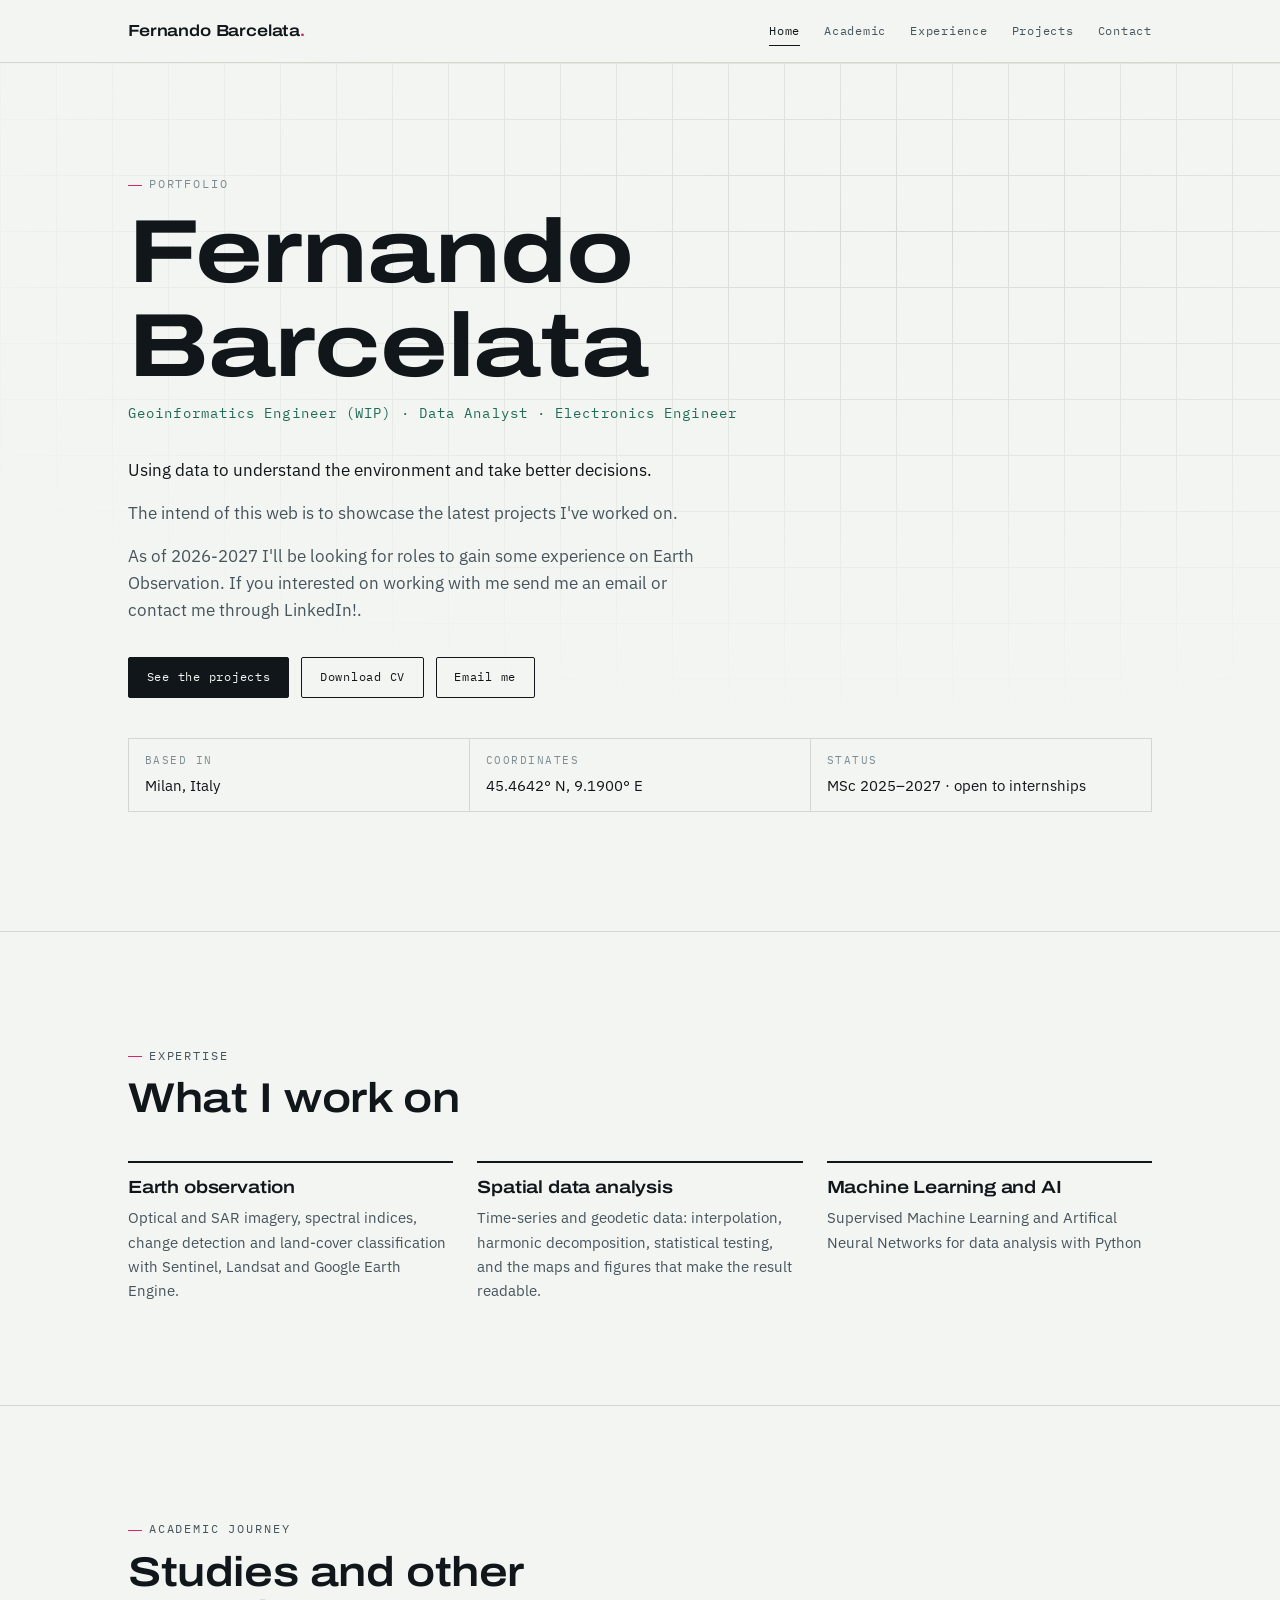
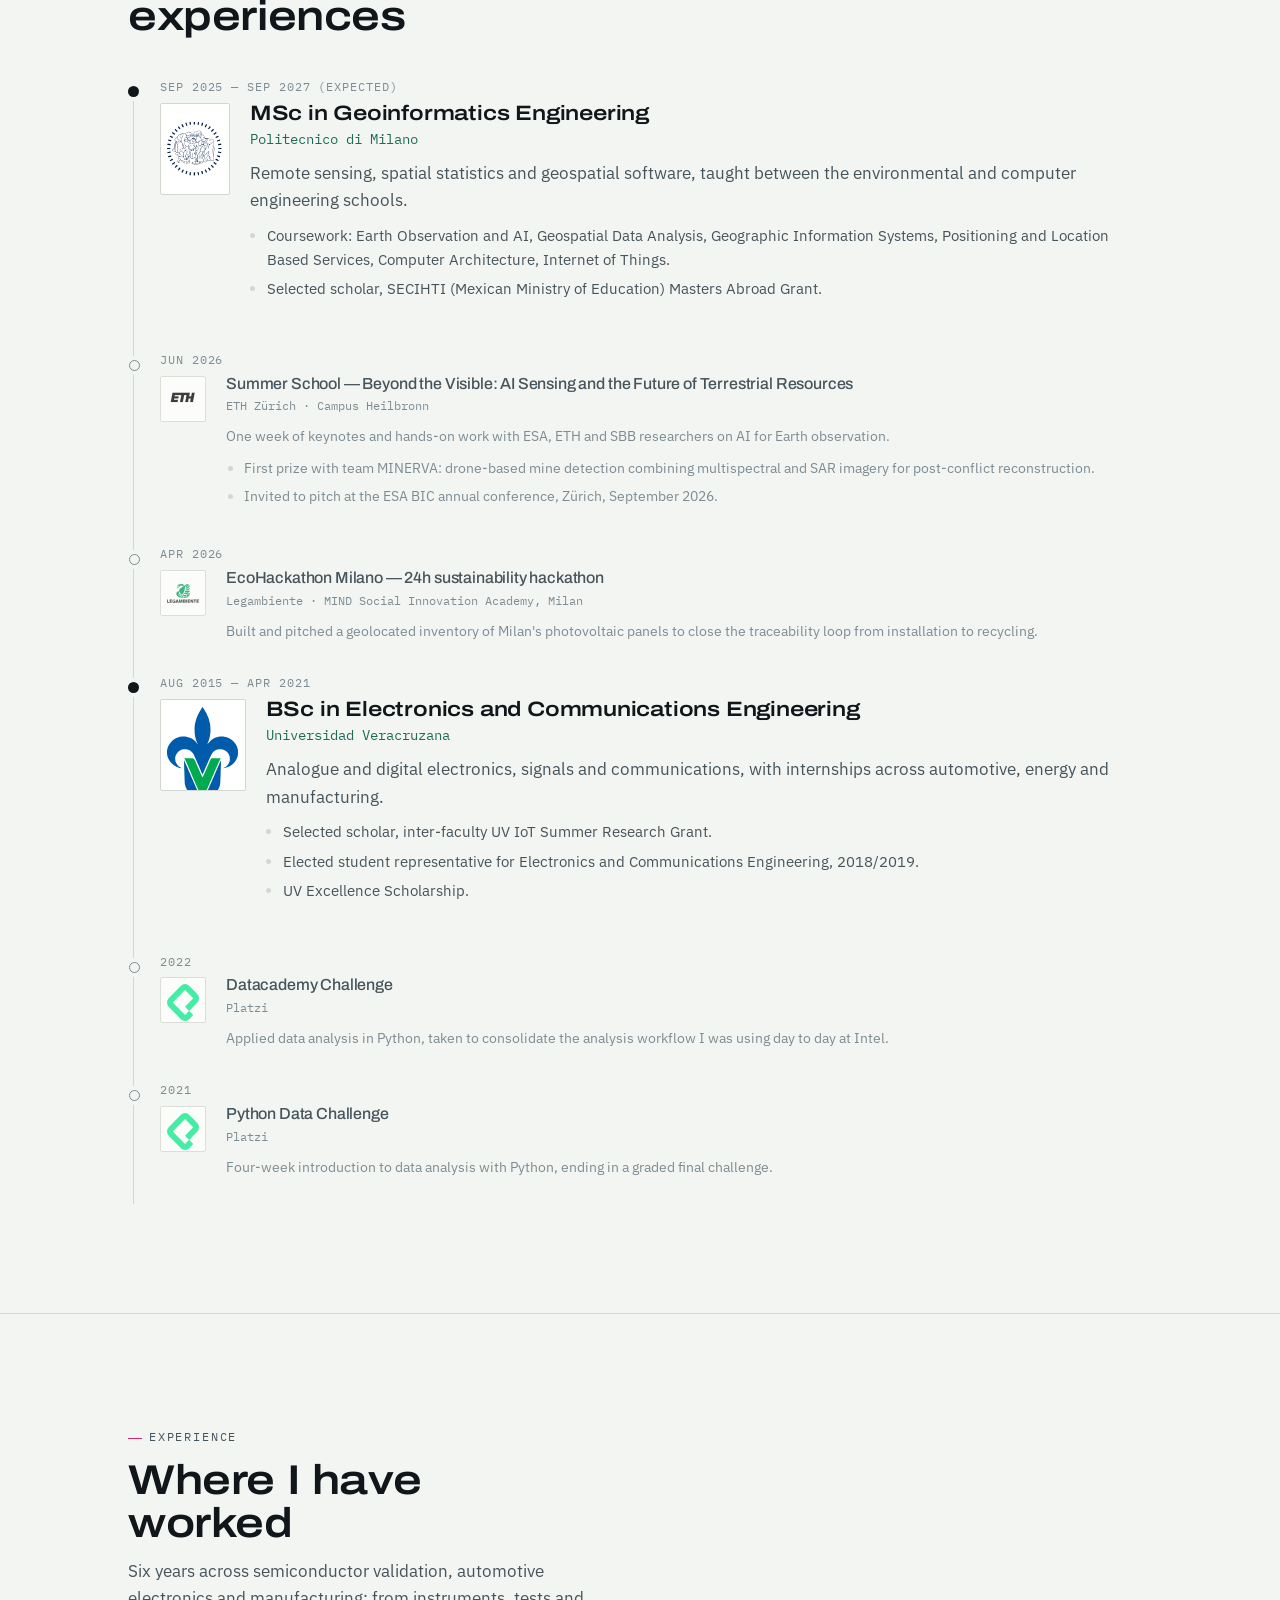
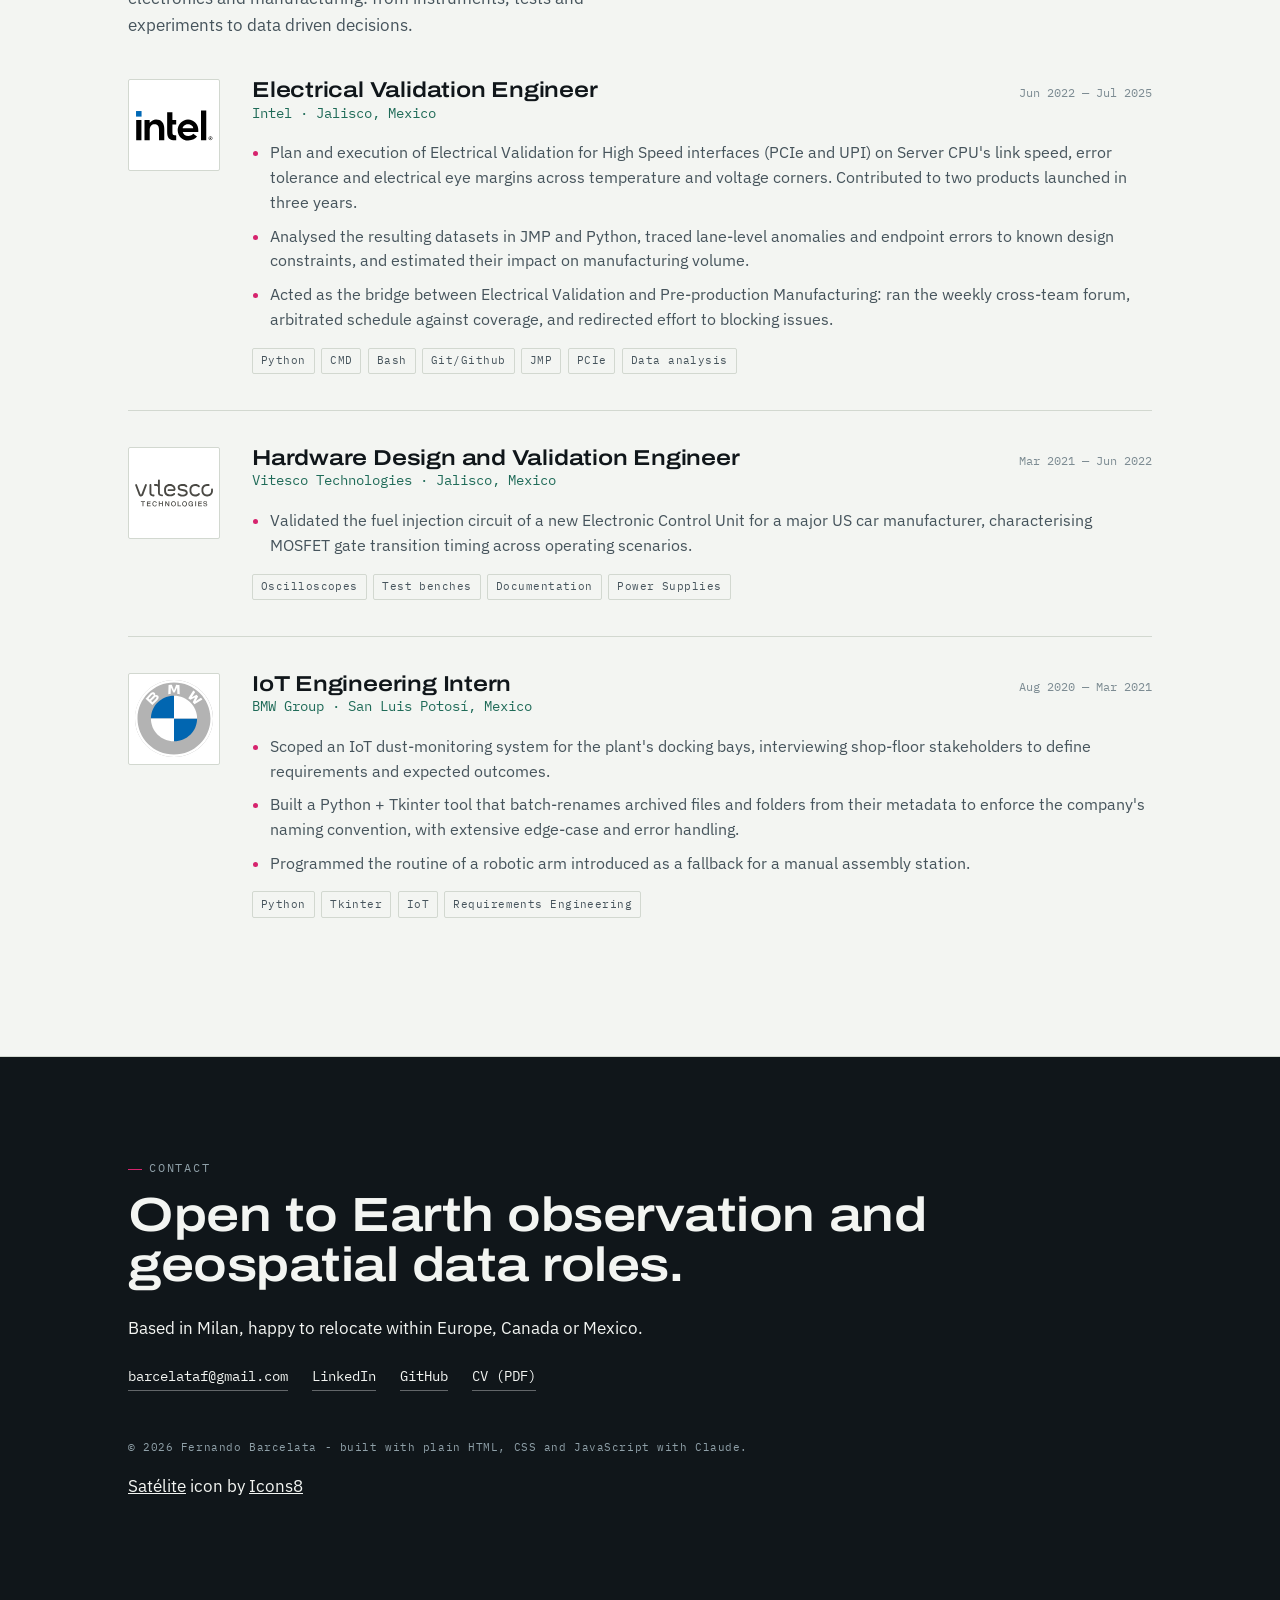
<file: index.html>
<!DOCTYPE html>
<!--
  index.html — the homepage.

  The visible content is NOT written here: it is pulled from js/data.js and
  injected into the elements marked with an id (hero-name, experience-list,
  timeline, ...). Edit js/data.js to change the words; edit this file only if
  you want to add or remove whole sections.
-->
<html lang="en" class="no-js">
<head>
  <meta charset="utf-8">
  <meta name="viewport" content="width=device-width, initial-scale=1">
  <title>Fernando Barcelata - Geoinformatics Engineer</title>
  <link rel="shortcut icon" type="image/x-icon" href="favicon_sat2.ico?">
  <meta name="description" content="Portfolio of Fernando Barcelata, geoinformatics engineer and geospatial data analyst based in Milan - Earth observation, remote sensing and spatial data analysis.">

  <!-- Fonts. Remove these two lines if you prefer to work fully offline;
       the CSS falls back to system fonts. -->
  <link rel="preconnect" href="https://fonts.gstatic.com" crossorigin>
  <link rel="stylesheet" href="https://fonts.googleapis.com/css2?family=Archivo:wdth,wght@75..125,400..700&family=IBM+Plex+Mono:wght@400;500&family=IBM+Plex+Sans:wght@400;500;600&display=swap">

  <link rel="stylesheet" href="css/styles.css">
</head>

<body>
  <a class="skip" href="#maimagein">Skip to content</a>

  <!-- ============================ HEADER ============================ -->
  <header class="site-header">
    <div class="wrap">
      <a class="brand" href="index.html">Fernando Barcelata<span>.</span></a>

      <button class="nav-toggle" aria-expanded="false" aria-controls="nav">Menu</button>

      <nav class="nav" id="nav">
        <a href="index.html" aria-current="page">Home</a>
        <a href="index.html#academic">Academic</a>
        <a href="index.html#experience">Experience</a>
        <a href="projects.html">Projects</a>
        <a href="#contact">Contact</a>
      </nav>
    </div>
  </header>

  <main id="main">

    <!-- ============================= INTRO ============================
         Text comes from PROFILE.intro / PROFILE.meta in js/data.js. -->
    <section class="hero">
      <div class="wrap">
        <p class="eyebrow">Portfolio</p>
        <h1 id="hero-name">Fernando Barcelata</h1>
        <p class="role" id="hero-role"></p>

        <div class="intro" id="hero-intro"></div>

        <div class="cta-row">
          <a class="btn btn-primary" href="projects.html">See the projects</a>
          <a class="btn btn-ghost" data-profile="cv" href="#">Download CV</a>
          <a class="btn btn-ghost" data-profile="email" href="#">Email me</a>
        </div>

        <dl class="meta-strip" id="hero-meta"></dl>
      </div>
    </section>

    <!-- ========================== WHAT I DO ==========================
         Three short cards. Delete this whole <section> to remove it. -->
    <section class="section">
      <div class="wrap">
        <div class="section-head">
          <p class="eyebrow">Expertise</p>
          <h2>What I work on</h2>
        </div>
        <div class="focus-grid" id="focus-grid"></div>
      </div>
    </section>


    <!-- ===================== ACADEMIC + EXTRACURRICULAR ==============
         One vertical track. Degrees are prominent; courses, hackathons and
         summer schools are rendered smaller and muted (kind:
         "extracurricular" in js/data.js). -->
    <section class="section" id="academic">
      <div class="wrap">
        <div class="section-head">
          <p class="eyebrow">Academic journey</p>
          <h2>Studies and other experiences</h2>
          <!-- <p>Degrees are marked with a filled point on the track; summer schools, hackathons and courses sit on the same line as lighter marks.</p> -->
        </div>
        <div class="timeline" id="timeline"></div>
      </div>
    </section>

    <!-- ========================== EXPERIENCE ========================= -->
    <section class="section" id="experience">
      <div class="wrap">
        <div class="section-head">
          <p class="eyebrow">Experience</p>
          <h2>Where I have worked</h2>
          <p>Six years across semiconductor validation, automotive electronics and manufacturing: from instruments, tests and experiments to data driven decisions.</p>
        </div>
        <div id="experience-list"></div>
      </div>
    </section>

  </main>


  <!-- ============================ FOOTER ============================ -->
  <footer class="site-footer" id="contact">
    <div class="wrap">
      <p class="eyebrow">Contact</p>
      <h2>Open to Earth observation and geospatial data roles.</h2>
      <p>Based in Milan, happy to relocate within Europe, Canada or Mexico.</p>

      <div class="footer-links">
        <a data-profile="email" data-profile-text="true" href="#">email</a>
        <a data-profile="linkedin" href="#">LinkedIn</a>
        <a data-profile="github" href="#">GitHub</a>
        <a data-profile="cv" href="#">CV (PDF)</a>
      </div>

      <p class="colophon">© <span id="year"></span> Fernando Barcelata - built with plain HTML, CSS and JavaScript with Claude.</p>
      <a target="_blank" href="https://icons8.com/icon/x95pFdO2pr9K/satellite-in-orbit">Satélite</a> icon by <a target="_blank" href="https://icons8.com">Icons8</a>
    </div>
  </footer>

  <!-- data.js must load before main.js -->
  <script src="js/data.js"></script>
  <script src="js/main.js"></script>
</body>
</html>
</file>
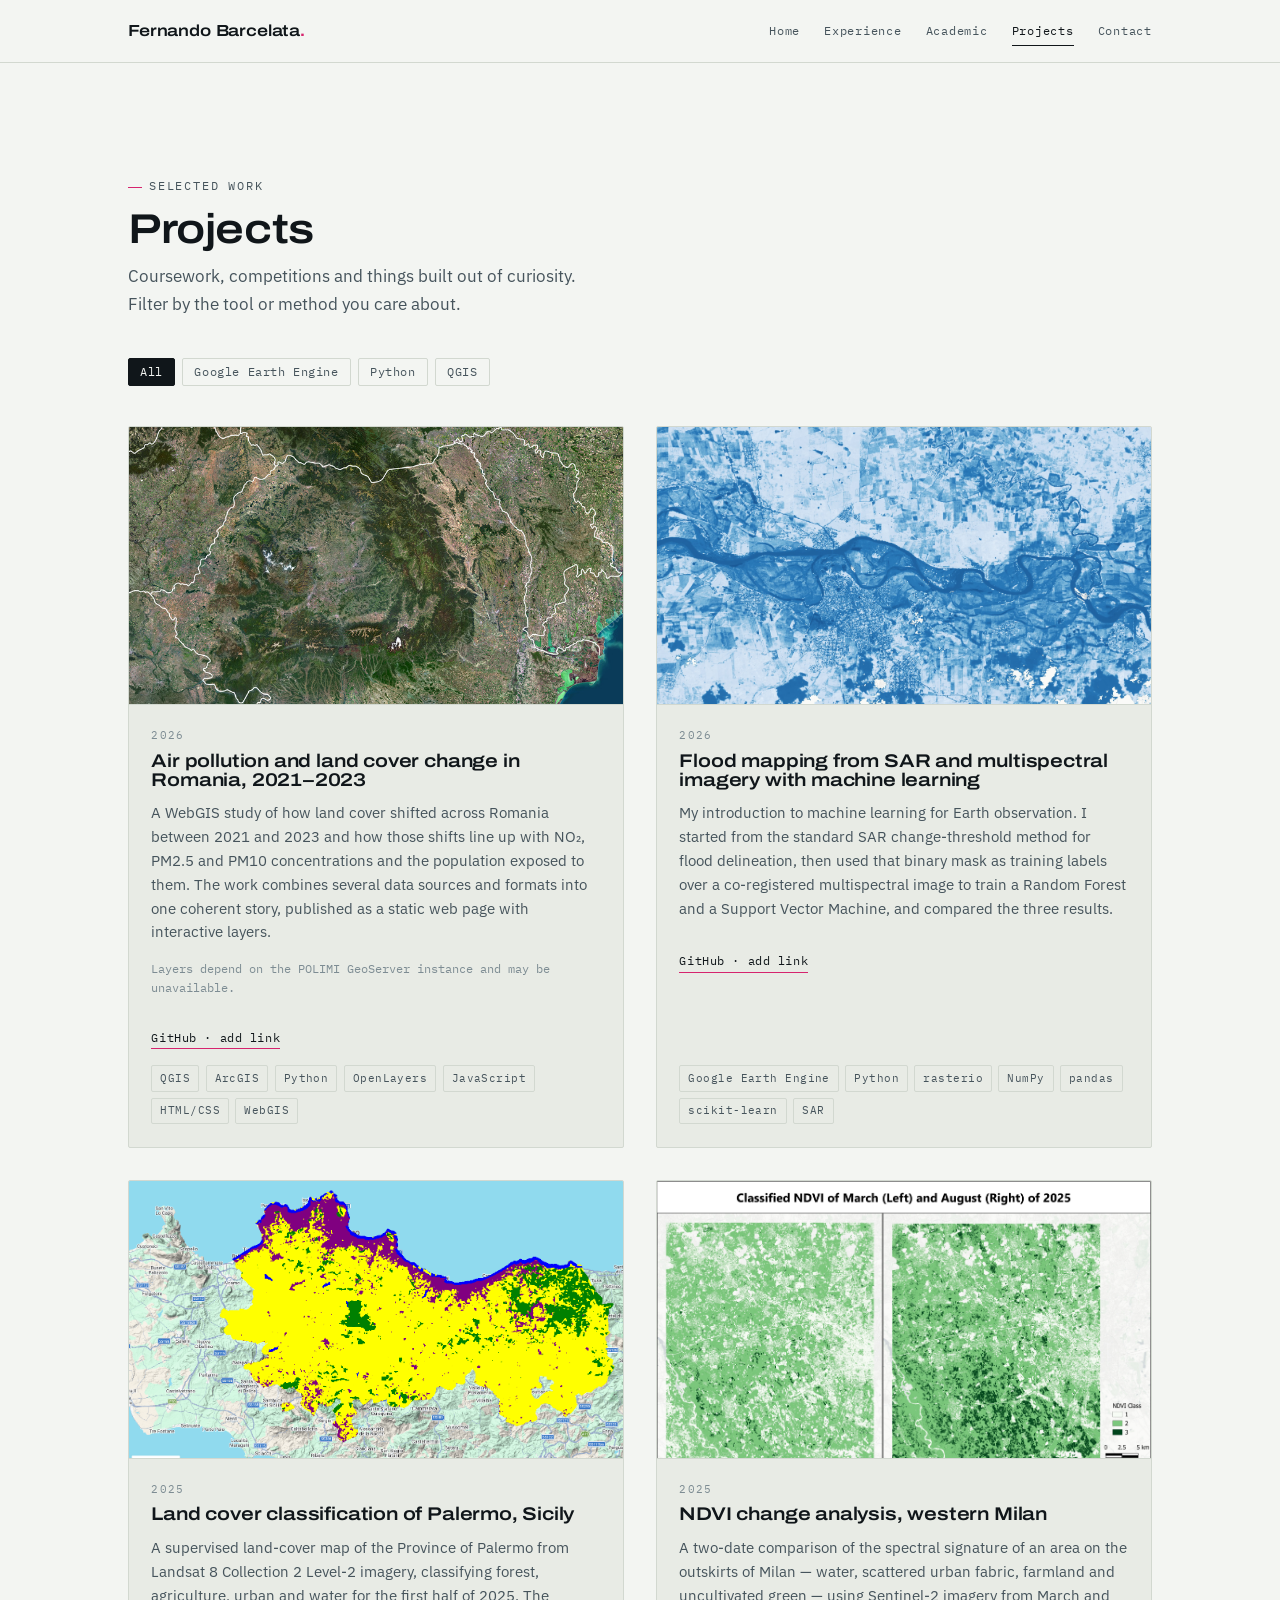
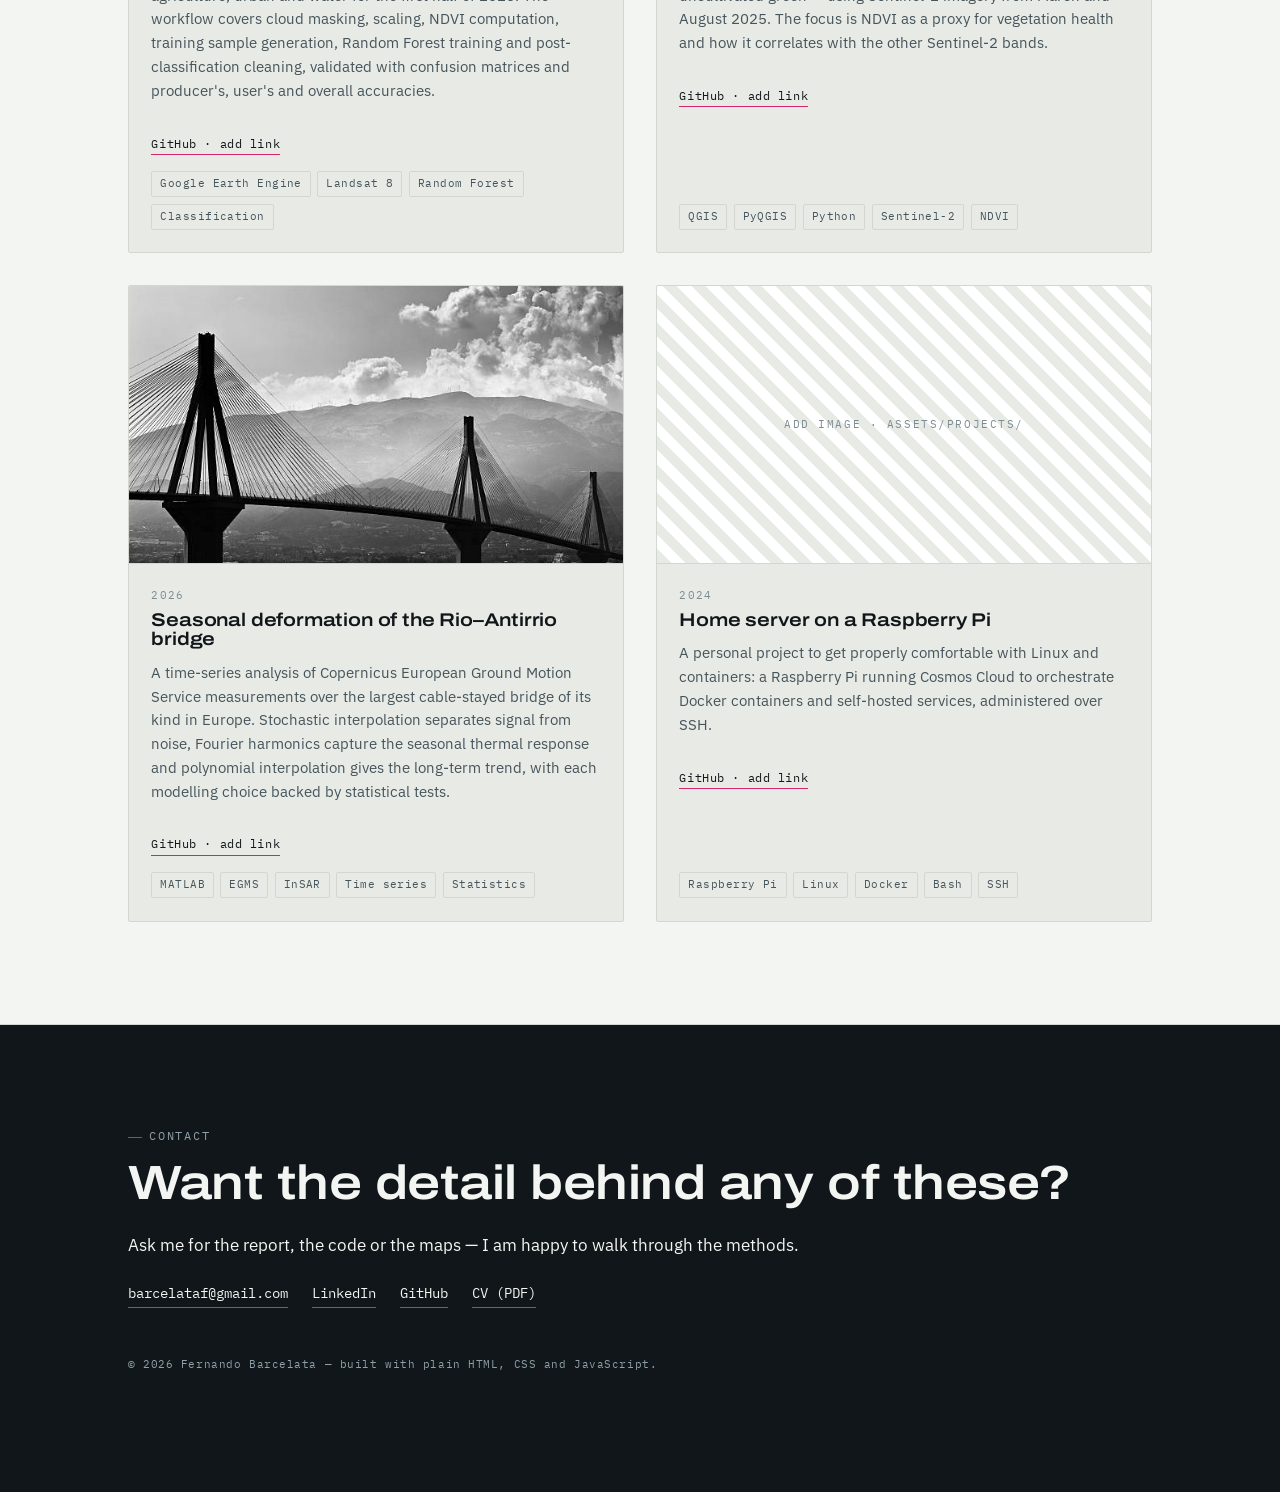
<file: projects.html>
<!DOCTYPE html>
<!--
  projects.html — the project grid.

  Cards are generated from the PROJECTS list in js/data.js. Each card has a
  placeholder for a screenshot (assets/projects/) and for a GitHub link; both
  appear automatically once you fill the "image" and "repo" fields.
-->
<html lang="en" class="no-js">
<head>
  <meta charset="utf-8">
  <meta name="viewport" content="width=device-width, initial-scale=1">
  <title>Projects — Fernando Barcelata</title>
  <meta name="description" content="Earth observation, remote sensing and geospatial analysis projects by Fernando Barcelata.">

  <link rel="preconnect" href="https://fonts.gstatic.com" crossorigin>
  <link rel="stylesheet" href="https://fonts.googleapis.com/css2?family=Archivo:wdth,wght@75..125,400..700&family=IBM+Plex+Mono:wght@400;500&family=IBM+Plex+Sans:wght@400;500;600&display=swap">

  <link rel="stylesheet" href="css/styles.css">
</head>

<body>
  <a class="skip" href="#main">Skip to content</a>

  <header class="site-header">
    <div class="wrap">
      <a class="brand" href="index.html">Fernando Barcelata<span>.</span></a>

      <button class="nav-toggle" aria-expanded="false" aria-controls="nav">Menu</button>

      <nav class="nav" id="nav">
        <a href="index.html">Home</a>
        <a href="index.html#experience">Experience</a>
        <a href="index.html#academic">Academic</a>
        <a href="projects.html" aria-current="page">Projects</a>
        <a href="index.html#contact">Contact</a>
      </nav>
    </div>
  </header>

  <main id="main">
    <section class="section" style="border-top: none;">
      <div class="wrap">
        <div class="section-head">
          <p class="eyebrow">Selected work</p>
          <h2>Projects</h2>
          <p>Coursework, competitions and things built out of curiosity. Filter by the tool or method you care about.</p>
        </div>

        <!-- Filter buttons are generated from the tags in js/data.js. -->
        <div class="filters" id="filters" role="group" aria-label="Filter projects by technology"></div>

        <div class="project-grid" id="project-grid"></div>

        <p class="empty-state" id="empty-state" hidden>No projects with that tag yet.</p>
      </div>
    </section>
  </main>

  <footer class="site-footer" id="contact">
    <div class="wrap">
      <p class="eyebrow">Contact</p>
      <h2>Want the detail behind any of these?</h2>
      <p>Ask me for the report, the code or the maps — I am happy to walk through the methods.</p>

      <div class="footer-links">
        <a data-profile="email" data-profile-text="true" href="#">email</a>
        <a data-profile="linkedin" href="#">LinkedIn</a>
        <a data-profile="github" href="#">GitHub</a>
        <a data-profile="cv" href="#">CV (PDF)</a>
      </div>

      <p class="colophon">© <span id="year"></span> Fernando Barcelata — built with plain HTML, CSS and JavaScript.</p>
    </div>
  </footer>

  <script src="js/data.js"></script>
  <script src="js/main.js"></script>
</body>
</html>
</file>
<file: css/styles.css>
/* ===========================================================================
   styles.css

   Layout idea: the page is styled after a satellite image product sheet.
   Mono type is used for anything that behaves like acquisition metadata
   (dates, coordinates, tags); the wide display face is used for headings the
   way labels are set on a map. The one loud colour is a magenta borrowed from
   false-colour infrared composites, where healthy vegetation renders pink.

   Sections in this file:
     1. Tokens (colours, type, spacing)   <- change these first
     2. Base + typography
     3. Layout helpers
     4. Header / navigation
     5. Hero
     6. Focus cards
     7. Experience
     8. Timeline (academic + extracurricular)
     9. Projects
    10. Footer
    11. Motion + responsive
   =========================================================================== */


/* ------------------------------------------------------------------ 1. TOKENS */
:root {
  /* Colours */
  --ink:        #10161a;   /* main text, near black with a blue cast */
  --ink-soft:   #46545c;   /* secondary text */
  --ink-faint:  #7d8c93;   /* captions, metadata */
  --paper:      #f3f5f2;   /* page background */
  --paper-2:    #e8ebe5;   /* cards, alternating bands */
  --line:       #d2d8d0;   /* hairlines and borders */
  --nir:        #d6246e;   /* accent: false-colour infrared magenta */
  --band:       #1f6b58;   /* secondary accent: vegetation green */

  /* Type */
  --display: "Archivo", "Helvetica Neue", Arial, sans-serif;
  --body:    "IBM Plex Sans", system-ui, -apple-system, sans-serif;
  --mono:    "IBM Plex Mono", ui-monospace, "SF Mono", Menlo, monospace;

  /* Spacing / sizing */
  --page:     1120px;  /* max content width */
  --gutter:   clamp(1.25rem, 5vw, 3rem);
  --section-y: clamp(3.5rem, 8vw, 6.5rem);
  --radius:   2px;     /* almost square: this is an instrument, not an app */
}


/* -------------------------------------------------------- 2. BASE + TYPOGRAPHY */
* { box-sizing: border-box; }

html { scroll-behavior: smooth; }

body {
  margin: 0;
  background: var(--paper);
  color: var(--ink);
  font-family: var(--body);
  font-size: 17px;
  line-height: 1.6;
  -webkit-font-smoothing: antialiased;
}

h1, h2, h3 {
  font-family: var(--display);
  font-stretch: 118%;        /* Archivo is a variable font: this widens it */
  font-weight: 600;
  line-height: 1.05;
  letter-spacing: -0.01em;
  margin: 0;
}

p { margin: 0 0 1rem; }
a { color: inherit; }

/* "Eyebrow": the small mono label above every section title. */
.eyebrow {
  font-family: var(--mono);
  font-size: 0.72rem;
  letter-spacing: 0.16em;
  text-transform: uppercase;
  color: var(--ink-faint);
  margin: 0 0 0.75rem;
}
.eyebrow::before {
  content: "";
  display: inline-block;
  width: 14px; height: 1px;
  background: var(--nir);
  vertical-align: middle;
  margin-right: 0.6em;
}

/* Small mono chip used for technologies and skills. */
.tag {
  font-family: var(--mono);
  font-size: 0.7rem;
  letter-spacing: 0.04em;
  color: var(--ink-soft);
  border: 1px solid var(--line);
  border-radius: var(--radius);
  padding: 0.2rem 0.5rem;
  background: transparent;
  white-space: nowrap;
}
.tag-row { display: flex; flex-wrap: wrap; gap: 0.4rem; margin-top: 1rem; }


/* ------------------------------------------------------- 3. LAYOUT HELPERS */
.wrap {
  max-width: var(--page);
  margin: 0 auto;
  padding-inline: var(--gutter);
}

.section { padding-block: var(--section-y); border-top: 1px solid var(--line); }
.section-head { margin-bottom: 2.5rem; max-width: 46ch; }
.section-head h2 { font-size: clamp(1.9rem, 4vw, 2.6rem); }
.section-head p { color: var(--ink-soft); margin-top: 0.75rem; }

/* Skip link for keyboard users. */
.skip {
  position: absolute; left: -9999px;
  background: var(--ink); color: var(--paper);
  padding: 0.6rem 1rem; z-index: 100;
}
.skip:focus { left: 1rem; top: 1rem; }

:focus-visible { outline: 2px solid var(--nir); outline-offset: 3px; }


/* ------------------------------------------------------------- 4. HEADER */
.site-header {
  position: sticky; top: 0; z-index: 50;
  background: color-mix(in srgb, var(--paper) 88%, transparent);
  backdrop-filter: blur(8px);
  border-bottom: 1px solid var(--line);
}
.site-header .wrap {
  display: flex; align-items: center; justify-content: space-between;
  height: 62px; gap: 1rem;
}
.brand {
  font-family: var(--display);
  font-stretch: 118%;
  font-weight: 600;
  font-size: 1rem;
  text-decoration: none;
  letter-spacing: -0.01em;
}
.brand span { color: var(--nir); }

.nav { display: flex; align-items: center; gap: 1.5rem; }
.nav a {
  font-family: var(--mono);
  font-size: 0.78rem;
  letter-spacing: 0.06em;
  text-decoration: none;
  color: var(--ink-soft);
  padding-block: 0.3rem;
  border-bottom: 1px solid transparent;
}
.nav a:hover { color: var(--ink); border-bottom-color: var(--nir); }
.nav a[aria-current="page"] { color: var(--ink); border-bottom-color: var(--ink); }

/* Hamburger, only visible on small screens (see section 11). */
.nav-toggle {
  display: none;
  background: none; border: 1px solid var(--line); border-radius: var(--radius);
  font-family: var(--mono); font-size: 0.75rem; letter-spacing: 0.08em;
  padding: 0.35rem 0.6rem; cursor: pointer; color: var(--ink);
}


/* --------------------------------------------------------------- 5. HERO */
.hero {
  position: relative;
  overflow: hidden;
  padding-block: clamp(3.5rem, 9vw, 7rem) var(--section-y);
}

/* Faint graticule, like the grid overlaid on a map sheet. */
.hero::before {
  content: "";
  position: absolute; inset: 0;
  background-image:
    linear-gradient(to right, var(--line) 1px, transparent 1px),
    linear-gradient(to bottom, var(--line) 1px, transparent 1px);
  background-size: 56px 56px;
  -webkit-mask-image: radial-gradient(120% 80% at 70% 20%, #000 0%, transparent 70%);
          mask-image: radial-gradient(120% 80% at 70% 20%, #000 0%, transparent 70%);
  opacity: 0.9;
  pointer-events: none;
}

/* Signature element: a single sensor sweep across the hero on page load. */
.hero::after {
  content: "";
  position: absolute; left: 0; right: 0; top: 0; height: 2px;
  background: linear-gradient(to right, transparent, var(--nir), transparent);
  opacity: 0;
  animation: sweep 2.2s ease-out 0.2s 1;
  pointer-events: none;
}
@keyframes sweep {
  0%   { transform: translateY(0);      opacity: 0; }
  15%  { opacity: 0.9; }
  100% { transform: translateY(70vh);   opacity: 0; }
}

.hero .wrap { position: relative; }

.hero h1 {
  font-size: clamp(2.8rem, 9vw, 5.6rem);
  font-stretch: 125%;
  font-weight: 700;
  margin: 0.4rem 0 0.6rem;
}
.hero .role {
  font-family: var(--mono);
  font-size: 0.85rem;
  letter-spacing: 0.08em;
  color: var(--band);
  margin-bottom: 2rem;
}
.hero .intro { max-width: 60ch; font-size: 1.06rem; color: var(--ink-soft); }
.hero .intro p:first-child { color: var(--ink); }

/* Metadata strip: mimics the header of an image acquisition record. */
.meta-strip {
  display: grid;
  grid-template-columns: repeat(auto-fit, minmax(180px, 1fr));
  gap: 1px;
  background: var(--line);
  border: 1px solid var(--line);
  margin-top: 2.5rem;
}
.meta-strip div { background: var(--paper); padding: 0.85rem 1rem; }
.meta-strip dt {
  font-family: var(--mono); font-size: 0.66rem; letter-spacing: 0.14em;
  text-transform: uppercase; color: var(--ink-faint); margin-bottom: 0.3rem;
}
.meta-strip dd { margin: 0; font-size: 0.92rem; }

.cta-row { display: flex; flex-wrap: wrap; gap: 0.75rem; margin-top: 2rem; }
.btn {
  display: inline-flex; align-items: center; gap: 0.5rem;
  font-family: var(--mono); font-size: 0.78rem; letter-spacing: 0.06em;
  text-decoration: none;
  padding: 0.6rem 1.1rem;
  border: 1px solid var(--ink);
  border-radius: var(--radius);
  transition: background 0.15s ease, color 0.15s ease, transform 0.15s ease;
}
.btn:hover { transform: translateY(-1px); }
.btn-primary { background: var(--ink); color: var(--paper); }
.btn-primary:hover { background: var(--nir); border-color: var(--nir); }
.btn-ghost:hover { background: var(--ink); color: var(--paper); }


/* -------------------------------------------------------- 6. FOCUS CARDS */
.focus-grid {
  display: grid;
  grid-template-columns: repeat(auto-fit, minmax(250px, 1fr));
  gap: 1.5rem;
}
.focus-card { border-top: 2px solid var(--ink); padding-top: 1rem; }
.focus-card h3 { font-size: 1.1rem; margin-bottom: 0.5rem; }
.focus-card p { color: var(--ink-soft); font-size: 0.95rem; margin: 0; }


/* --------------------------------------------------------- 7. EXPERIENCE */
.job {
  display: grid;
  grid-template-columns: 92px 1fr;
  gap: 2rem;
  padding-block: 2.25rem;
  border-top: 1px solid var(--line);
}
.job:first-of-type { border-top: none; padding-top: 0; }

/* Logo well. Images are constrained; the text fallback fills the same box. */
.logo {
  width: 92px; height: 92px;
  display: grid; place-items: center;
  border: 1px solid var(--line);
  border-radius: var(--radius);
  background: #fff;
  overflow: hidden;
  padding: 0.4rem;
}
.logo img { max-width: 100%; max-height: 100%; object-fit: scale-down; }

.logo .initials {
  font-family: var(--display); font-stretch: 118%; font-weight: 700;
  font-size: 1.4rem; color: var(--ink-faint);
}

.job-head { display: flex; flex-wrap: wrap; align-items: baseline; gap: 0.6rem 1rem; }
.job h3 { font-size: 1.35rem; }
.job .company { font-family: var(--mono); font-size: 0.85rem; color: var(--band); }
.job .period {
  font-family: var(--mono); font-size: 0.75rem; color: var(--ink-faint);
  margin-left: auto; white-space: nowrap;
}
.job ul { margin: 1rem 0 0; padding-left: 1.1rem; }
.job li { margin-bottom: 0.55rem; color: var(--ink-soft); font-size: 0.97rem; }
.job li::marker { color: var(--nir); }


/* ----------------------------------------------------------- 8. TIMELINE
   One vertical track. Degrees get a filled tick, a logo and full-size type;
   extracurriculars get a hollow tick and smaller, muted type so they read as
   secondary without being hidden.
   ------------------------------------------------------------------------ */
.timeline { position: relative; padding-left: 2rem; }
.timeline::before {
  content: "";
  position: absolute; left: 5px; top: 6px; bottom: 6px;
  width: 1px; background: var(--line);
}

.tl-item { position: relative; padding-bottom: 2.75rem; }
.tl-item::before {                 /* the tick on the track */
  content: "";
  position: absolute; left: -2rem; top: 8px;
  width: 11px; height: 11px;
  border-radius: 50%;
  background: var(--ink);
  box-shadow: 0 0 0 4px var(--paper);
}
.tl-item .tl-period {
  font-family: var(--mono); font-size: 0.72rem; letter-spacing: 0.08em;
  color: var(--ink-faint); text-transform: uppercase;
}
.tl-head { display: flex; gap: 1.25rem; align-items: flex-start; margin-top: 0.4rem; }
.tl-item h3 { font-size: 1.3rem; margin-bottom: 0.25rem; }
.tl-item .tl-institution { font-family: var(--mono); font-size: 0.85rem; color: var(--band); }
.tl-item p { color: var(--ink-soft); margin: 0.6rem 0 0; }
.tl-item ul { margin: 0.6rem 0 0; padding-left: 1.1rem; color: var(--ink-soft); font-size: 0.93rem; }
.tl-item li { margin-bottom: 0.35rem; }
.tl-item li::marker { color: var(--line); }

/* Secondary treatment for extracurriculars. */
.tl-item.is-extra::before {
  background: var(--paper);
  border: 1px solid var(--ink-faint);
  width: 9px; height: 9px; top: 9px; left: calc(-2rem + 1px);
}
.tl-item.is-extra { padding-bottom: 2rem; }
.tl-item.is-extra h3 { font-size: 1rem; font-weight: 500; font-stretch: 100%; color: var(--ink-soft); }
.tl-item.is-extra .tl-institution { font-size: 0.75rem; color: var(--ink-faint); }
.tl-item.is-extra p,
.tl-item.is-extra li { font-size: 0.88rem; color: var(--ink-faint); }
.tl-item.is-extra .logo { width: 46px; height: 46px; padding: 0.35rem; opacity: 0.75; }
.tl-item.is-extra .logo .initials { font-size: 0.8rem; }


/* ----------------------------------------------------------- 9. PROJECTS */
/* Filter buttons above the grid. */
.filters { display: flex; flex-wrap: wrap; gap: 0.45rem; margin-bottom: 2.5rem; }
.filter {
  font-family: var(--mono); font-size: 0.72rem; letter-spacing: 0.05em;
  padding: 0.35rem 0.7rem;
  border: 1px solid var(--line); border-radius: var(--radius);
  background: transparent; color: var(--ink-soft); cursor: pointer;
  transition: all 0.15s ease;
}
.filter:hover { border-color: var(--ink); color: var(--ink); }
.filter[aria-pressed="true"] { background: var(--ink); border-color: var(--ink); color: var(--paper); }

.project-grid {
  display: grid;
  grid-template-columns: repeat(auto-fill, minmax(330px, 1fr));
  gap: 2rem;
}

.project {
  display: flex; flex-direction: column;
  border: 1px solid var(--line);
  border-radius: var(--radius);
  background: var(--paper-2);
  overflow: hidden;
  transition: border-color 0.15s ease, transform 0.15s ease;
}
.project:hover { border-color: var(--ink); transform: translateY(-2px); }

/* Image well. If no image is supplied, the placeholder below shows instead. */
.project-media {
  aspect-ratio: 16 / 9;
  background: #fff;
  border-bottom: 1px solid var(--line);
  display: grid; place-items: center;
  overflow: hidden;
}
.project-media img { width: 100%; height: 100%; object-fit: cover; display: block; }
.project-media .placeholder {
  font-family: var(--mono); font-size: 0.7rem; letter-spacing: 0.14em;
  color: var(--ink-faint); text-transform: uppercase; text-align: center;
  padding: 1rem;
  background-image:
    repeating-linear-gradient(45deg, var(--paper-2) 0 10px, transparent 10px 20px);
  width: 100%; height: 100%;
  display: grid; place-items: center;
}

.project-body { padding: 1.4rem; display: flex; flex-direction: column; flex: 1; }
.project .year { font-family: var(--mono); font-size: 0.7rem; color: var(--ink-faint); letter-spacing: 0.1em; }
.project h3 { font-size: 1.15rem; margin: 0.4rem 0 0.7rem; }
.project p { font-size: 0.93rem; color: var(--ink-soft); }
.project .note { font-family: var(--mono); font-size: 0.72rem; color: var(--ink-faint); }
.project .tag-row { margin-top: auto; padding-top: 1rem; }

.project-links { display: flex; gap: 0.6rem; margin-top: 1rem; }
.project-links a {
  font-family: var(--mono); font-size: 0.72rem; letter-spacing: 0.05em;
  text-decoration: none; color: var(--ink);
  border-bottom: 1px solid var(--nir); padding-bottom: 1px;
}
.project-links a:hover { color: var(--nir); }

.empty-state {
  font-family: var(--mono); font-size: 0.85rem; color: var(--ink-faint);
  padding: 2rem 0;
}


/* ------------------------------------------------------------- 10. FOOTER */
.site-footer {
  border-top: 1px solid var(--line);
  background: var(--ink);
  color: var(--paper);
  padding-block: var(--section-y);
}
.site-footer h2 { font-size: clamp(1.8rem, 5vw, 3rem); margin-bottom: 1.5rem; }
.site-footer .eyebrow { color: #8fa0a8; }
.site-footer a { color: var(--paper); }
.footer-links { display: flex; flex-wrap: wrap; gap: 1.5rem; margin-top: 1.5rem; }
.footer-links a {
  font-family: var(--mono); font-size: 0.85rem; text-decoration: none;
  border-bottom: 1px solid rgba(255,255,255,0.35); padding-bottom: 2px;
}
.footer-links a:hover { border-bottom-color: var(--nir); color: var(--nir); }
.colophon {
  font-family: var(--mono); font-size: 0.7rem; color: #8fa0a8;
  margin-top: 3rem; letter-spacing: 0.05em;
}


/* ------------------------------------------------ 11. MOTION + RESPONSIVE */

/* Scroll reveal. Elements start slightly down and fade in when scrolled to.
   main.js adds .is-visible. If JS is off, the fallback below keeps them shown. */
.reveal { opacity: 0; transform: translateY(14px); transition: opacity 0.5s ease, transform 0.5s ease; }
.reveal.is-visible { opacity: 1; transform: none; }
.no-js .reveal { opacity: 1; transform: none; }

@media (prefers-reduced-motion: reduce) {
  html { scroll-behavior: auto; }
  *, *::before, *::after { animation: none !important; transition: none !important; }
  .reveal { opacity: 1; transform: none; }
}

@media (max-width: 760px) {
  body { font-size: 16px; }

  .nav-toggle { display: block; }
  .nav {
    display: none;
    position: absolute; top: 62px; left: 0; right: 0;
    flex-direction: column; align-items: flex-start; gap: 0;
    background: var(--paper);
    border-bottom: 1px solid var(--line);
    padding: 0.5rem var(--gutter) 1rem;
  }
  .nav.is-open { display: flex; }
  .nav a { padding-block: 0.6rem; width: 100%; }

  .job { grid-template-columns: 1fr; gap: 1.25rem; }
  .job .period { margin-left: 0; width: 100%; }
  .logo { width: 64px; height: 64px; }

  .timeline { padding-left: 1.5rem; }
  .tl-item::before { left: -1.5rem; }
  .tl-item.is-extra::before { left: calc(-1.5rem + 1px); }
  .tl-head { flex-direction: column; gap: 0.9rem; }

  .project-grid { grid-template-columns: 1fr; }
}

/* Printing: mostly for saving the homepage as a PDF. */
@media print {
  .site-header, .nav, .cta-row, .filters { display: none; }
  body { background: #fff; }
  .project, .meta-strip div { break-inside: avoid; }
}
</file>
